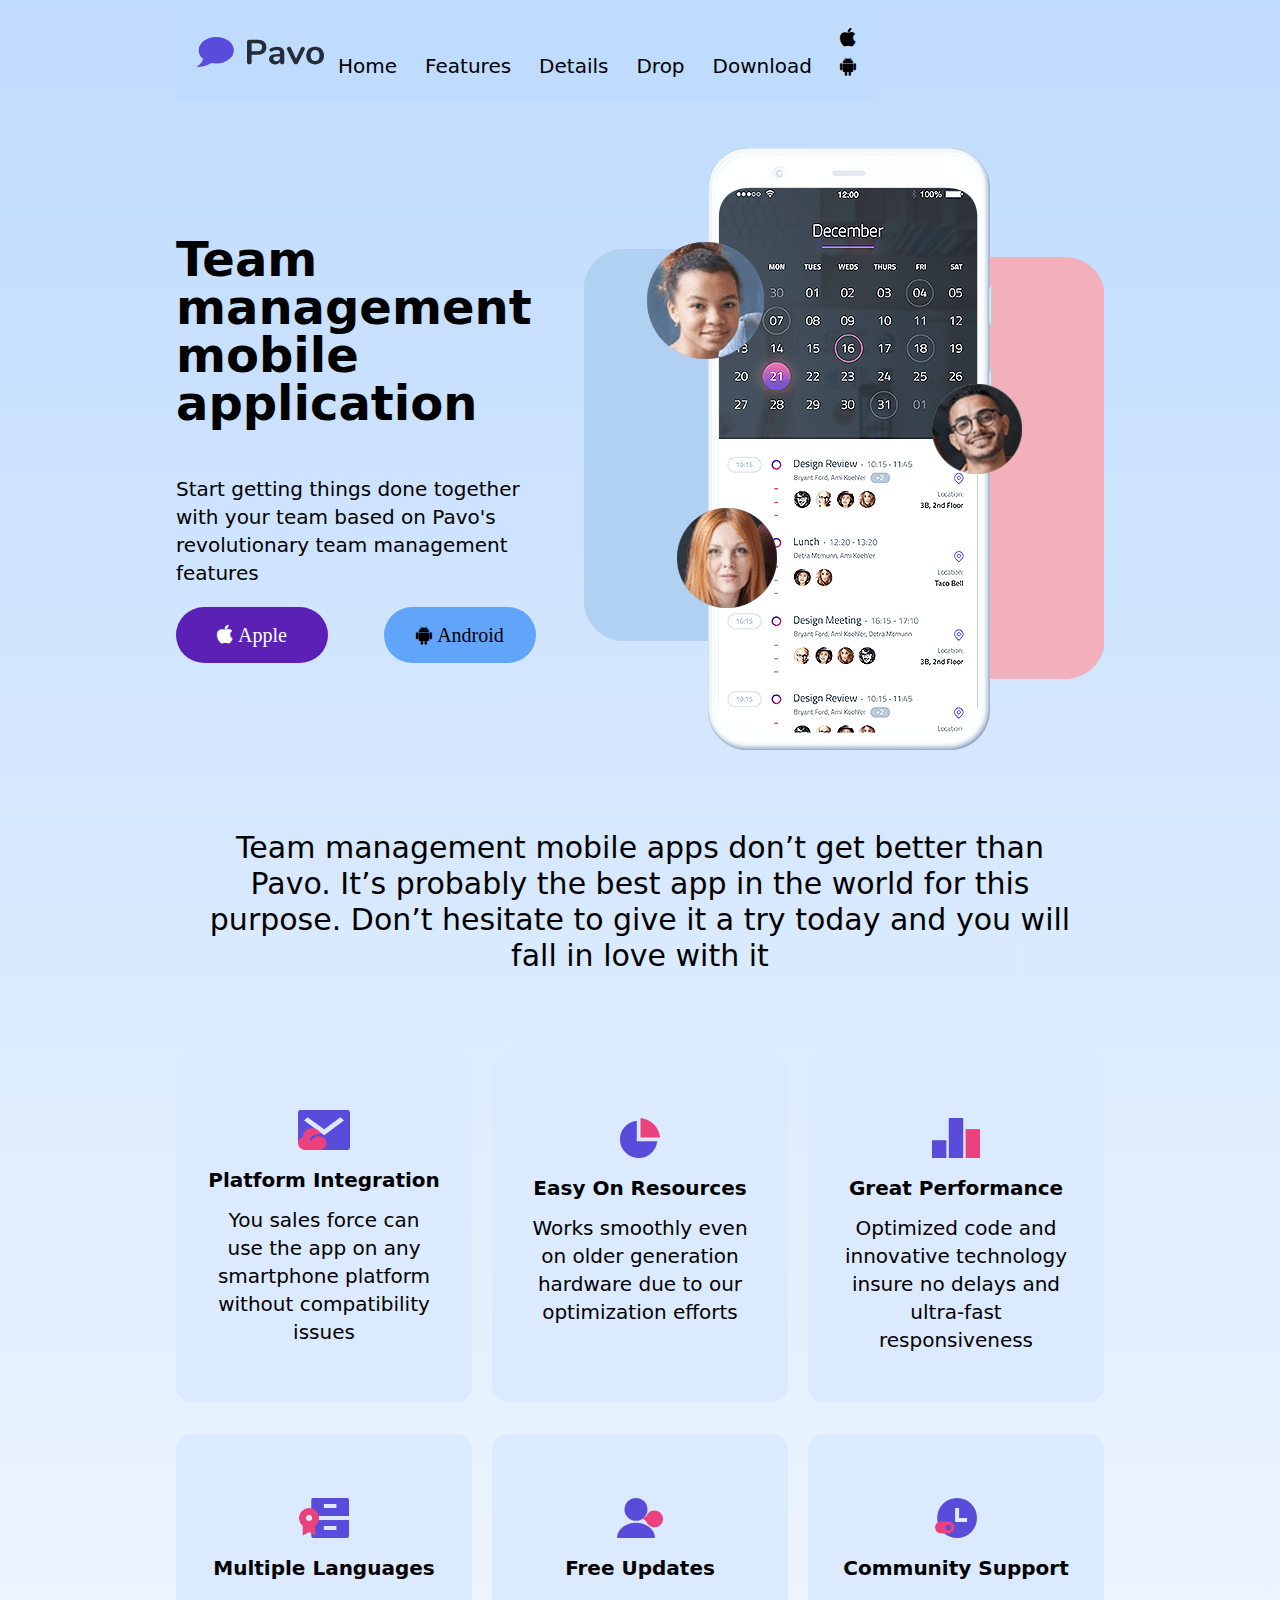
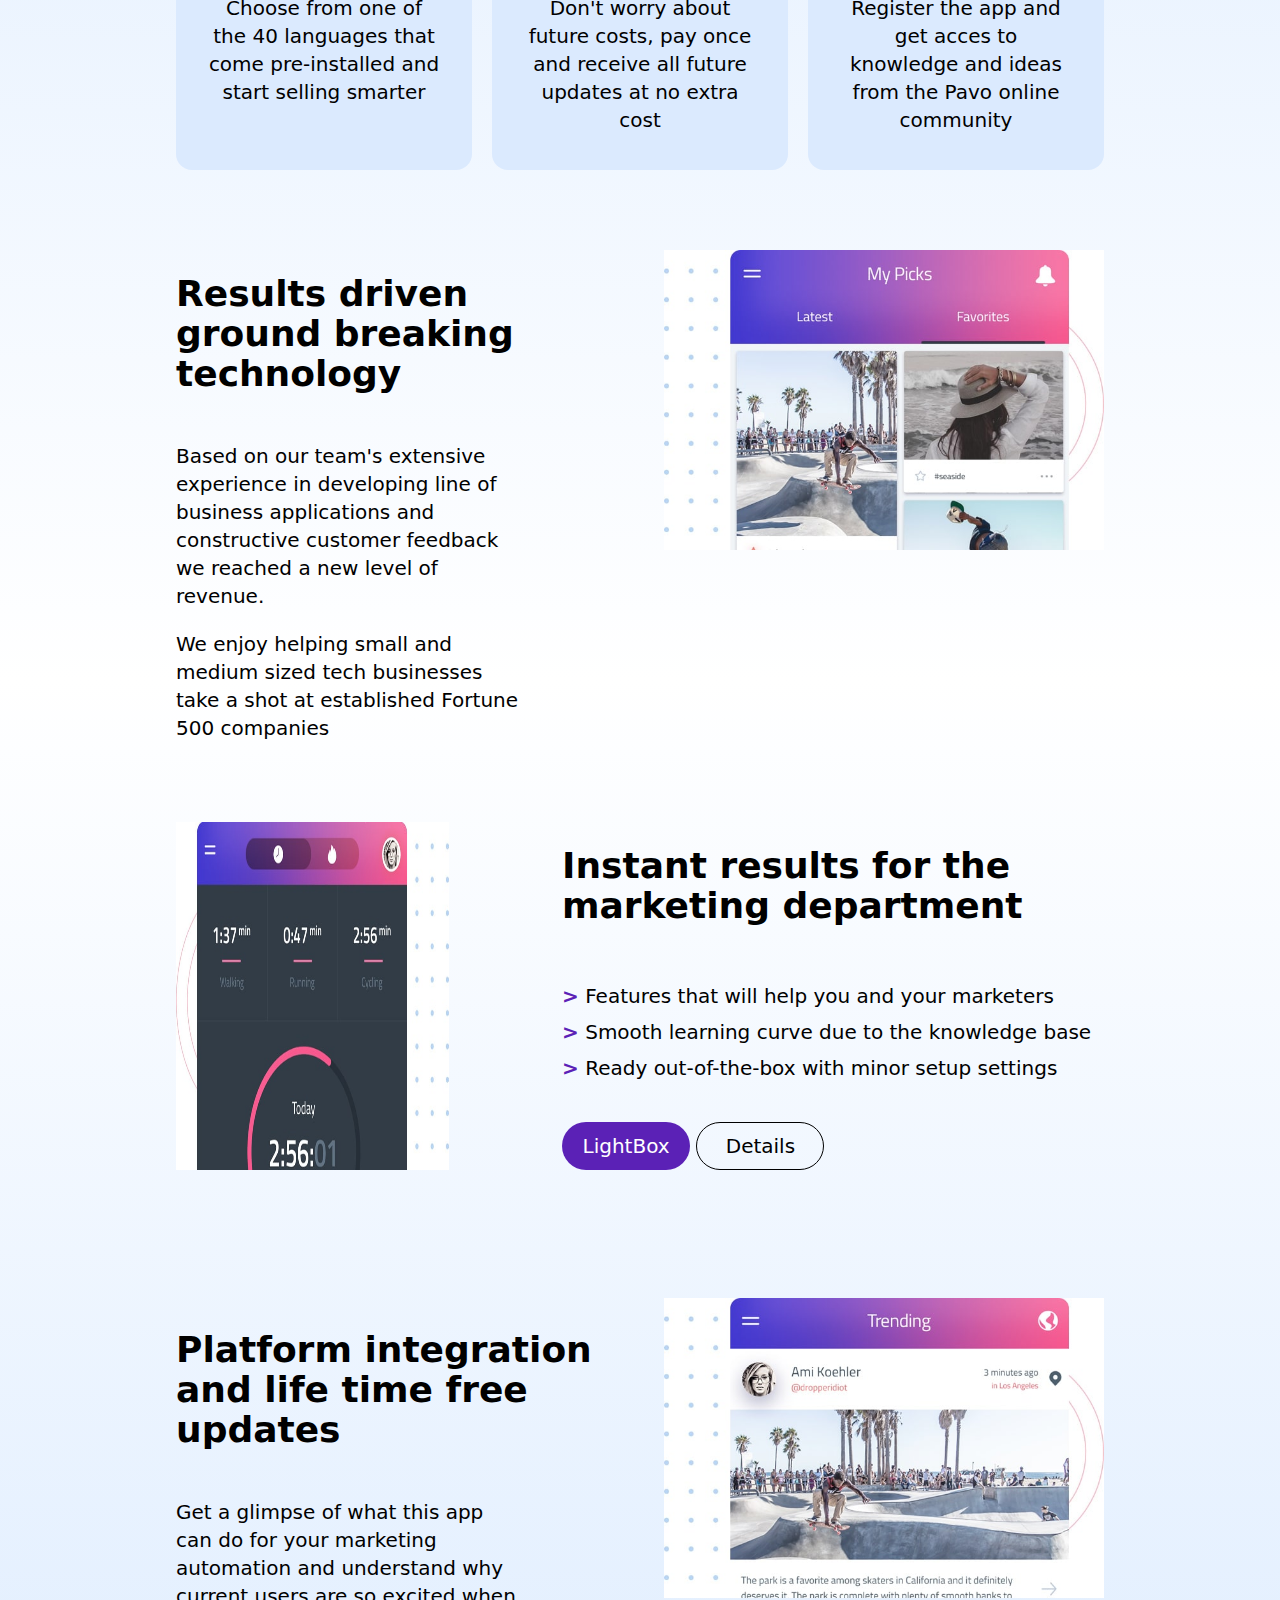
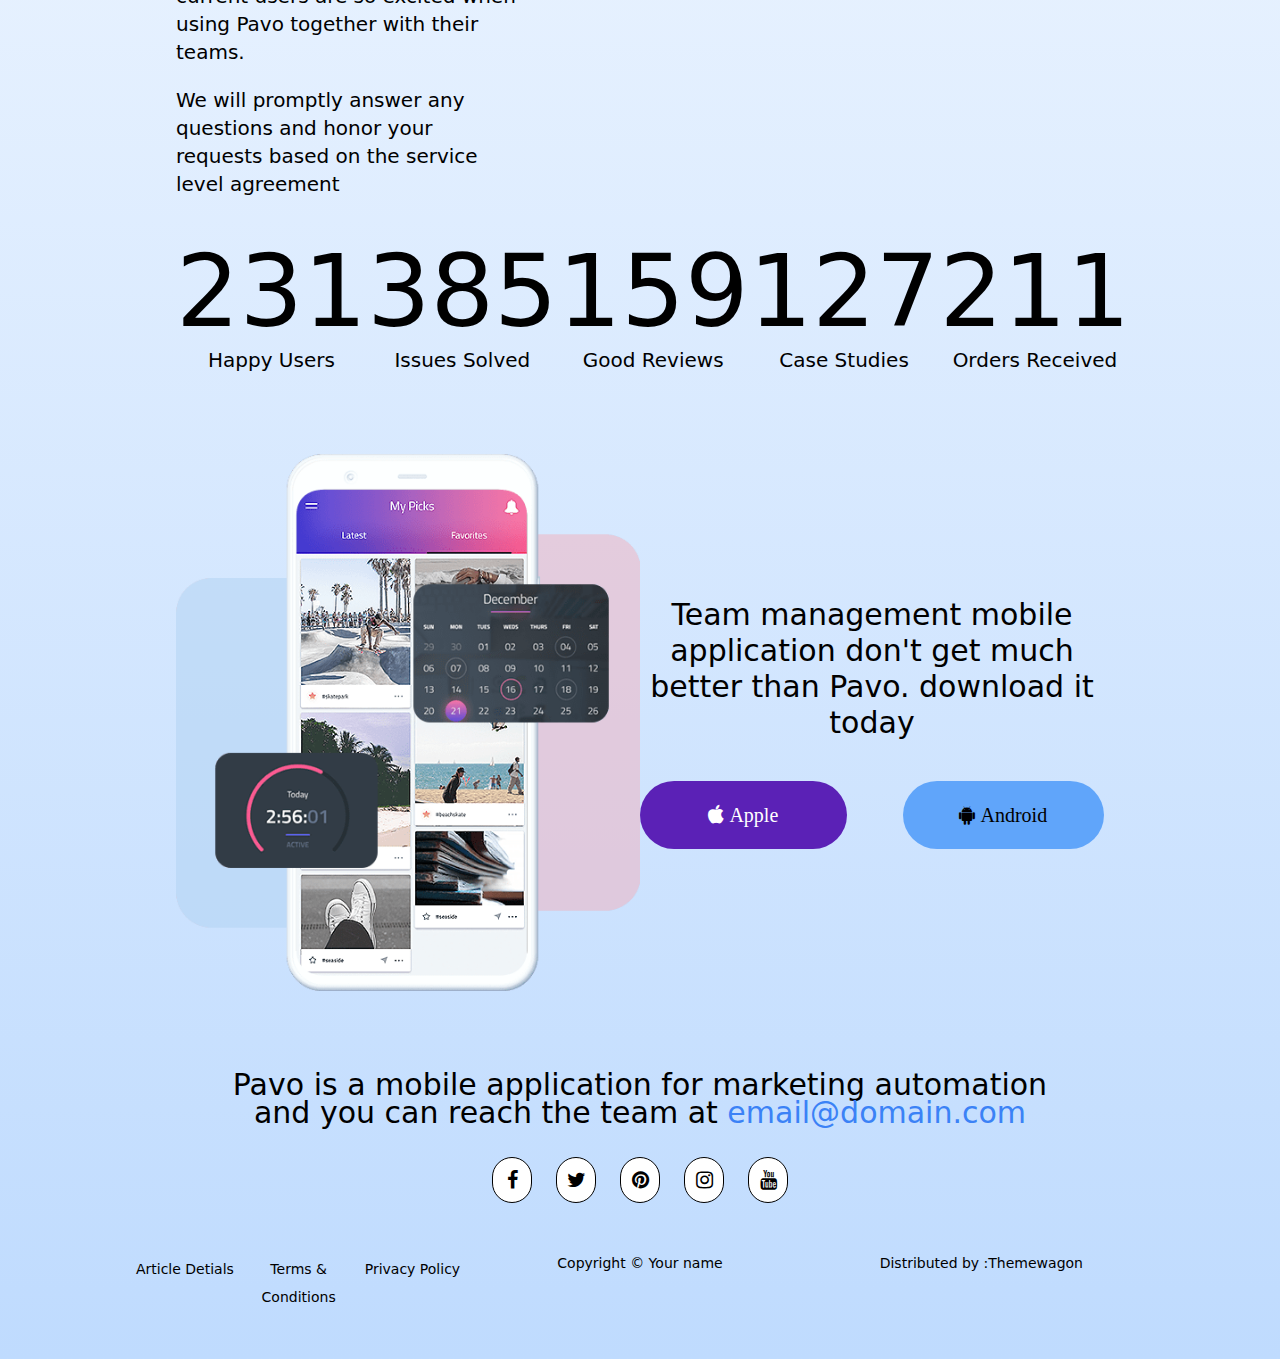
<file: PavoWebsite/index.html>
<!DOCTYPE html>
<html lang="en">

<head>
    <meta charset="UTF-8">
    <meta name="viewport" content="width=device-width, initial-scale=1.0">
    <title>Pavo Webpage Title</title>
    <style>
        .counter {
            font-size: 2rem; /* Adjust the font size as needed */
        }
    </style>
    <link rel="stylesheet" href="css/style.css">
    <link rel="stylesheet" href="https://cdnjs.cloudflare.com/ajax/libs/font-awesome/4.7.0/css/font-awesome.min.css">
</head>

<body class="min-h-screen bg-white bg-gradient-to-b from-blue-200 via-white to-blue-200 sm:text-sm md:text-lg lg:text-xl">
    <div class="relative my-10 mx-44">
        <div class="fixed absolute w-9/12 -mt-10">
            <header class="flex items-center p-5 mt-1 -mr-1 bg-blue-200">
                <div class="basis-1/2"><img src="images/logo.svg" alt="logo" class="w-32"></div>
                <div class="basis-1/2">
                    <div class="flex place-items-end gap-7">
                        <a href="">Home</a>
                        <a href="">Features</a>
                        <a href="">Details</a>
                        <a href="">Drop</a>
                        <a href="">Download</a>
                        <div class="-gap-6">
                            <a href="" class="fa">&#xf179;</a>
                            <a href="" class="fa">&#xf17b;</a>
                        </div>
                    </div>
                </div>
            </header>
        </div><br>
        <div class="items-center space-y-20">
            <div class="flex items-center mt-20">
                <div class="mr-12 space-y-5 text-left basis-1/2">
                    <h1 class="text-5xl font-bold text-left pb-7">Team management mobile application</h1>
                    <p class="text-xl text-left">Start getting things done together with your team based
                        on Pavo's revolutionary team management features</p>
                    <div class="flex gap-4 space-x-10">
                        <button class="w-10 text-white rounded-full h-14 bg-violet-800 basis-1/2 focus:bg-violet-600"><a
                                href="" class="fa">&#xf179; Apple</a></button>
                        <button class="w-10 bg-blue-400 rounded-full basis-1/2 focus:bg-blue-500"><a href=""
                                class="fa">&#xf17b; Android</a></button>
                    </div>
                </div>
                <img src="images/header-smartphone.png" alt="Not found" class="h-min basis-1/2"><br>
            </div>
            <div class="space-y-20">
                <p class="mx-6 text-3xl text-center">Team management mobile apps don’t get better than Pavo. It’s
                    probably the best app in the world for this purpose.
                    Don’t hesitate to give it a try today and you will fall in love with it</p>

                <div class="space-y-8">
                    <div class="flex gap-5 justify-evenly">
                        <div class="text-center bg-blue-100 rounded-2xl basis-1/3">
                            <img src="images/features-icon-1.svg" alt="" class="h-10 m-auto my-4 mt-14">
                            <p class="mb-3 text-xl font-bold">Platform Integration</p>
                            <p class="pb-10 my-2 mx-9">You sales force can use the app on any smartphone platform
                                without
                                compatibility issues</p>
                        </div>
                        <div class="text-center bg-blue-100 rounded-2xl basis-1/3 ">
                            <img src="images/features-icon-2.svg" alt="" class="h-10 m-auto my-4 mt-16">
                            <p class="mb-3 text-xl font-bold">Easy On Resources</p>
                            <p class="pb-10 mx-8 my-2">Works smoothly even on older generation hardware due to our
                                optimization
                                efforts</p>
                        </div>
                        <div class="text-center bg-blue-100 rounded-2xl basis-1/3 ">
                            <img src="images/features-icon-3.svg" alt="" class="h-10 m-auto my-4 mt-16">
                            <p class="mb-3 text-xl font-bold">Great Performance</p>
                            <p class="pb-10 mx-8 my-2">Optimized code and innovative technology insure no delays
                                and
                                ultra-fast
                                responsiveness</p>
                        </div>
                    </div>
                    <div class="flex gap-5 justify-evenly">
                        <div class="text-center bg-blue-100 rounded-2xl basis-1/3">
                            <img src="images/features-icon-4.svg" alt="" class="h-10 m-auto my-4 mt-16">
                            <p class="mb-3 text-xl font-bold">Multiple Languages</p>
                            <p class="mx-8 my-2 pb-7">Choose from one of the 40 languages that come pre-installed
                                and
                                start
                                selling smarter</p>
                        </div>
                        <div class="text-center bg-blue-100 rounded-2xl basis-1/3">
                            <img src="images/features-icon-5.svg" alt="" class="h-10 m-auto my-4 mt-16">
                            <p class="mb-3 text-xl font-bold">Free Updates</p>
                            <p class="mx-8 my-2 pb-7">Don't worry about future costs, pay once and receive all
                                future
                                updates at
                                no extra cost</p>
                        </div>
                        <div class="text-center bg-blue-100 rounded-2xl basis-1/3">
                            <img src="images/features-icon-6.svg" alt="" class="h-10 m-auto my-4 mt-16">
                            <p class="mb-3 text-xl font-bold">Community Support</p>
                            <p class="mx-8 my-2 pb-7">Register the app and get acces to knowledge and ideas from
                                the
                                Pavo online
                                community</p>
                        </div>
                    </div>
                </div>
            </div>
            <div class="flex mt-32">
                <div class="mr-12 space-y-5 text-left basis-1/2">
                    <h3 class="mt-6 text-4xl font-bold text-left pb-7">Results driven ground breaking technology
                    </h3>
                    <p class="mr-24 text-left text-1xl">Based on our team's extensive experience in developing line
                        of
                        business applications and constructive customer feedback we reached a new level of revenue.
                    </p>
                    <p class="mr-24 text-left text-1xl">We enjoy helping small and medium sized tech businesses take
                        a shot
                        at established Fortune 500 companies
                    </p>
                </div>
                <div class="flex gap-4 space-x-10 basis-1/2">
                    <img src="images/details-1.jpg" alt="" class="max-h-max w-max">
                </div>
            </div>
            <div class="flex mt-32">
                <div class="basis-1/2 ">
                    <img src="images/details-2.jpg" style="height: 100%;width: 100%;">
                </div>
                <div class="-ml-40 text-left basis-1/2"></div>
                <div>
                    <h3 class="mt-6 text-4xl font-bold text-left pb-7">Instant results for the marketing department
                    </h3><br>
                    <ul class="space-y-2 list-none">
                        <li class="before:content-['>'] before:text-violet-800 before:font-bold"> Features that will
                            help you and your marketers</li>
                        <li class="before:content-['>'] before:text-violet-800 before:font-bold"> Smooth learning
                            curve due to the knowledge base</li>
                        <li class="before:content-['>'] before:text-violet-800 before:font-bold"> Ready
                            out-of-the-box with minor setup settings</li>
                    </ul>
                    <div class="flex mt-10"></div>
                    <button
                        class="w-32 h-12 text-white rounded-full bg-violet-800 focus:bg-white focus:text-black basis-1/2">LightBox</button>
                    <button
                        class="w-32 h-12 border border-black rounded-full focus:bg-blue-500 basis-1/2">Details</button>
                </div>
            </div>
        </div>
    </div>
    </div>
    </div>
    <div class="my-20 mx-44">
        <div class="flex mt-32">
            <div class="mr-12 space-y-5 text-left basis-1/2">
                <h3 class="mt-8 text-4xl font-bold text-left pb-7">Platform integration and life time free updates
                </h3>
                <p class="mr-24 text-left text-1xl">Get a glimpse of what this app can do for your marketing automation
                    and understand why current users are so excited when using Pavo together with their teams. </p>
                <p class="mr-24 text-left text-1xl">We will promptly answer any questions and honor your requests based
                    on the service level agreement
                </p>
            </div>
            <div class="flex gap-4 space-x-10 basis-1/2">
                <img src="images/details-3.jpg" alt="" class="max-h-max w-max">
            </div>
        </div>
    </div>
    <div class="flex my-20 text-center mx-44">
        <div class="basis-1/5 ">
            <div class="text-[100px] mb-10">231</div>
            <div class="text-1xl">Happy Users</div>
        </div>
        <div class="basis-1/5 ">
            <div class="text-[100px] mb-10">385</div>
            <div class="text-1xl">Issues Solved</div>
        </div>
        <div class="basis-1/5 ">
            <div class="text-[100px] mb-10">159</div>
            <div class="text-1xl">Good Reviews</div>
        </div>
        <div class="basis-1/5 ">
            <div class="text-[100px] mb-10">127</div>
            <div class="text-1xl">Case Studies</div>
        </div>
        <div class="basis-1/5">
            <div class="text-[100px] mb-10">211</div>
            <div class="text-1xl">Orders Received</div>
        </div>      
     </div>
     <div class="my-20 mx-44">
        <div class="flex items-center">
            <div class="basis-1/2">
                <img src="images/conclusion-smartphone.png" alt="">
            </div>
            
            <div class="space-y-10 text-center basis-1/2">
                <div><h1 class="text-3xl">Team management mobile application don't get much better than Pavo. download it today</h1></div>
                <div class="flex gap-4 space-x-10">
                    <button class="p-5 text-white rounded-full bg-violet-800 basis-1/2 focus:bg-violet-600"><a
                            href="" class="fa">&#xf179; Apple</a></button>
                    <button class="bg-blue-400 rounded-full basis-1/2 focus:bg-blue-500"><a href=""
                            class="fa">&#xf17b; Android</a></button>
                </div>
            </div>
         </div>
     </div>
     <footer class="text-center ">
        <h1 class="text-[30px] w-[65%] m-auto">Pavo is a mobile application for marketing automation and
             you can reach the team at <a href="mailto:emial@domain.com" class="text-blue-500">email@domain.com</a></h1>
        <div class="flex justify-center gap-6 my-[30px]">
            <a href="#" class="border bg-white fa fa-facebook w-[40px]  py-3 border-black rounded-full hover:bg-red-500 "></a>
            <a href="#" class="border  bg-white fa fa-twitter w-[40px] py-3 border-black rounded-full hover:bg-red-500 "></a>
            <a href="#" class=" border  bg-white fa fa-pinterest  w-[40px] py-3 border-black rounded-full hover:bg-red-500 "></a>
            <a href="#" class=" border  bg-white fa fa-instagram w-[40px] py-3 border-black rounded-full hover:bg-red-500"></a>
            <a href="#" class="border  bg-white fa fa-youtube w-[40px] py-3 border-black rounded-full hover:bg-red-500"></a>
        </div>
        <div class="flex my-[50px] w-[80%] m-auto">
            <div class="flex text-center basis-2/4">
                <div class="basis-1/3"><a href="" class="text-sm">Article Detials</a></div>
                <div class="basis-1/3"><a href="" class="text-sm">Terms & Conditions</a></div>
                <div class="basis-1/3"><a href="" class="text-sm">Privacy Policy</a></div>
            </div>
            <div class="text-sm basis-1/2">Copyright © Your name</div>
            <div class="text-sm basis-1/2">Distributed by :Themewagon</div>
        </div>
     </footer>
</body>

</html>
</file>
<file: PavoWebsite/css/style.css>
*, ::before, ::after {
  --tw-border-spacing-x: 0;
  --tw-border-spacing-y: 0;
  --tw-translate-x: 0;
  --tw-translate-y: 0;
  --tw-rotate: 0;
  --tw-skew-x: 0;
  --tw-skew-y: 0;
  --tw-scale-x: 1;
  --tw-scale-y: 1;
  --tw-pan-x:  ;
  --tw-pan-y:  ;
  --tw-pinch-zoom:  ;
  --tw-scroll-snap-strictness: proximity;
  --tw-gradient-from-position:  ;
  --tw-gradient-via-position:  ;
  --tw-gradient-to-position:  ;
  --tw-ordinal:  ;
  --tw-slashed-zero:  ;
  --tw-numeric-figure:  ;
  --tw-numeric-spacing:  ;
  --tw-numeric-fraction:  ;
  --tw-ring-inset:  ;
  --tw-ring-offset-width: 0px;
  --tw-ring-offset-color: #fff;
  --tw-ring-color: rgb(59 130 246 / 0.5);
  --tw-ring-offset-shadow: 0 0 #0000;
  --tw-ring-shadow: 0 0 #0000;
  --tw-shadow: 0 0 #0000;
  --tw-shadow-colored: 0 0 #0000;
  --tw-blur:  ;
  --tw-brightness:  ;
  --tw-contrast:  ;
  --tw-grayscale:  ;
  --tw-hue-rotate:  ;
  --tw-invert:  ;
  --tw-saturate:  ;
  --tw-sepia:  ;
  --tw-drop-shadow:  ;
  --tw-backdrop-blur:  ;
  --tw-backdrop-brightness:  ;
  --tw-backdrop-contrast:  ;
  --tw-backdrop-grayscale:  ;
  --tw-backdrop-hue-rotate:  ;
  --tw-backdrop-invert:  ;
  --tw-backdrop-opacity:  ;
  --tw-backdrop-saturate:  ;
  --tw-backdrop-sepia:  ;
  --tw-contain-size:  ;
  --tw-contain-layout:  ;
  --tw-contain-paint:  ;
  --tw-contain-style:  ;
}

::backdrop {
  --tw-border-spacing-x: 0;
  --tw-border-spacing-y: 0;
  --tw-translate-x: 0;
  --tw-translate-y: 0;
  --tw-rotate: 0;
  --tw-skew-x: 0;
  --tw-skew-y: 0;
  --tw-scale-x: 1;
  --tw-scale-y: 1;
  --tw-pan-x:  ;
  --tw-pan-y:  ;
  --tw-pinch-zoom:  ;
  --tw-scroll-snap-strictness: proximity;
  --tw-gradient-from-position:  ;
  --tw-gradient-via-position:  ;
  --tw-gradient-to-position:  ;
  --tw-ordinal:  ;
  --tw-slashed-zero:  ;
  --tw-numeric-figure:  ;
  --tw-numeric-spacing:  ;
  --tw-numeric-fraction:  ;
  --tw-ring-inset:  ;
  --tw-ring-offset-width: 0px;
  --tw-ring-offset-color: #fff;
  --tw-ring-color: rgb(59 130 246 / 0.5);
  --tw-ring-offset-shadow: 0 0 #0000;
  --tw-ring-shadow: 0 0 #0000;
  --tw-shadow: 0 0 #0000;
  --tw-shadow-colored: 0 0 #0000;
  --tw-blur:  ;
  --tw-brightness:  ;
  --tw-contrast:  ;
  --tw-grayscale:  ;
  --tw-hue-rotate:  ;
  --tw-invert:  ;
  --tw-saturate:  ;
  --tw-sepia:  ;
  --tw-drop-shadow:  ;
  --tw-backdrop-blur:  ;
  --tw-backdrop-brightness:  ;
  --tw-backdrop-contrast:  ;
  --tw-backdrop-grayscale:  ;
  --tw-backdrop-hue-rotate:  ;
  --tw-backdrop-invert:  ;
  --tw-backdrop-opacity:  ;
  --tw-backdrop-saturate:  ;
  --tw-backdrop-sepia:  ;
  --tw-contain-size:  ;
  --tw-contain-layout:  ;
  --tw-contain-paint:  ;
  --tw-contain-style:  ;
}

/*
! tailwindcss v3.4.13 | MIT License | https://tailwindcss.com
*/

/*
1. Prevent padding and border from affecting element width. (https://github.com/mozdevs/cssremedy/issues/4)
2. Allow adding a border to an element by just adding a border-width. (https://github.com/tailwindcss/tailwindcss/pull/116)
*/

*,
::before,
::after {
  box-sizing: border-box;
  /* 1 */
  border-width: 0;
  /* 2 */
  border-style: solid;
  /* 2 */
  border-color: #e5e7eb;
  /* 2 */
}

::before,
::after {
  --tw-content: '';
}

/*
1. Use a consistent sensible line-height in all browsers.
2. Prevent adjustments of font size after orientation changes in iOS.
3. Use a more readable tab size.
4. Use the user's configured `sans` font-family by default.
5. Use the user's configured `sans` font-feature-settings by default.
6. Use the user's configured `sans` font-variation-settings by default.
7. Disable tap highlights on iOS
*/

html,
:host {
  line-height: 1.5;
  /* 1 */
  -webkit-text-size-adjust: 100%;
  /* 2 */
  -moz-tab-size: 4;
  /* 3 */
  -o-tab-size: 4;
     tab-size: 4;
  /* 3 */
  font-family: ui-sans-serif, system-ui, sans-serif, "Apple Color Emoji", "Segoe UI Emoji", "Segoe UI Symbol", "Noto Color Emoji";
  /* 4 */
  font-feature-settings: normal;
  /* 5 */
  font-variation-settings: normal;
  /* 6 */
  -webkit-tap-highlight-color: transparent;
  /* 7 */
}

/*
1. Remove the margin in all browsers.
2. Inherit line-height from `html` so users can set them as a class directly on the `html` element.
*/

body {
  margin: 0;
  /* 1 */
  line-height: inherit;
  /* 2 */
}

/*
1. Add the correct height in Firefox.
2. Correct the inheritance of border color in Firefox. (https://bugzilla.mozilla.org/show_bug.cgi?id=190655)
3. Ensure horizontal rules are visible by default.
*/

hr {
  height: 0;
  /* 1 */
  color: inherit;
  /* 2 */
  border-top-width: 1px;
  /* 3 */
}

/*
Add the correct text decoration in Chrome, Edge, and Safari.
*/

abbr:where([title]) {
  -webkit-text-decoration: underline dotted;
          text-decoration: underline dotted;
}

/*
Remove the default font size and weight for headings.
*/

h1,
h2,
h3,
h4,
h5,
h6 {
  font-size: inherit;
  font-weight: inherit;
}

/*
Reset links to optimize for opt-in styling instead of opt-out.
*/

a {
  color: inherit;
  text-decoration: inherit;
}

/*
Add the correct font weight in Edge and Safari.
*/

b,
strong {
  font-weight: bolder;
}

/*
1. Use the user's configured `mono` font-family by default.
2. Use the user's configured `mono` font-feature-settings by default.
3. Use the user's configured `mono` font-variation-settings by default.
4. Correct the odd `em` font sizing in all browsers.
*/

code,
kbd,
samp,
pre {
  font-family: ui-monospace, SFMono-Regular, Menlo, Monaco, Consolas, "Liberation Mono", "Courier New", monospace;
  /* 1 */
  font-feature-settings: normal;
  /* 2 */
  font-variation-settings: normal;
  /* 3 */
  font-size: 1em;
  /* 4 */
}

/*
Add the correct font size in all browsers.
*/

small {
  font-size: 80%;
}

/*
Prevent `sub` and `sup` elements from affecting the line height in all browsers.
*/

sub,
sup {
  font-size: 75%;
  line-height: 0;
  position: relative;
  vertical-align: baseline;
}

sub {
  bottom: -0.25em;
}

sup {
  top: -0.5em;
}

/*
1. Remove text indentation from table contents in Chrome and Safari. (https://bugs.chromium.org/p/chromium/issues/detail?id=999088, https://bugs.webkit.org/show_bug.cgi?id=201297)
2. Correct table border color inheritance in all Chrome and Safari. (https://bugs.chromium.org/p/chromium/issues/detail?id=935729, https://bugs.webkit.org/show_bug.cgi?id=195016)
3. Remove gaps between table borders by default.
*/

table {
  text-indent: 0;
  /* 1 */
  border-color: inherit;
  /* 2 */
  border-collapse: collapse;
  /* 3 */
}

/*
1. Change the font styles in all browsers.
2. Remove the margin in Firefox and Safari.
3. Remove default padding in all browsers.
*/

button,
input,
optgroup,
select,
textarea {
  font-family: inherit;
  /* 1 */
  font-feature-settings: inherit;
  /* 1 */
  font-variation-settings: inherit;
  /* 1 */
  font-size: 100%;
  /* 1 */
  font-weight: inherit;
  /* 1 */
  line-height: inherit;
  /* 1 */
  letter-spacing: inherit;
  /* 1 */
  color: inherit;
  /* 1 */
  margin: 0;
  /* 2 */
  padding: 0;
  /* 3 */
}

/*
Remove the inheritance of text transform in Edge and Firefox.
*/

button,
select {
  text-transform: none;
}

/*
1. Correct the inability to style clickable types in iOS and Safari.
2. Remove default button styles.
*/

button,
input:where([type='button']),
input:where([type='reset']),
input:where([type='submit']) {
  -webkit-appearance: button;
  /* 1 */
  background-color: transparent;
  /* 2 */
  background-image: none;
  /* 2 */
}

/*
Use the modern Firefox focus style for all focusable elements.
*/

:-moz-focusring {
  outline: auto;
}

/*
Remove the additional `:invalid` styles in Firefox. (https://github.com/mozilla/gecko-dev/blob/2f9eacd9d3d995c937b4251a5557d95d494c9be1/layout/style/res/forms.css#L728-L737)
*/

:-moz-ui-invalid {
  box-shadow: none;
}

/*
Add the correct vertical alignment in Chrome and Firefox.
*/

progress {
  vertical-align: baseline;
}

/*
Correct the cursor style of increment and decrement buttons in Safari.
*/

::-webkit-inner-spin-button,
::-webkit-outer-spin-button {
  height: auto;
}

/*
1. Correct the odd appearance in Chrome and Safari.
2. Correct the outline style in Safari.
*/

[type='search'] {
  -webkit-appearance: textfield;
  /* 1 */
  outline-offset: -2px;
  /* 2 */
}

/*
Remove the inner padding in Chrome and Safari on macOS.
*/

::-webkit-search-decoration {
  -webkit-appearance: none;
}

/*
1. Correct the inability to style clickable types in iOS and Safari.
2. Change font properties to `inherit` in Safari.
*/

::-webkit-file-upload-button {
  -webkit-appearance: button;
  /* 1 */
  font: inherit;
  /* 2 */
}

/*
Add the correct display in Chrome and Safari.
*/

summary {
  display: list-item;
}

/*
Removes the default spacing and border for appropriate elements.
*/

blockquote,
dl,
dd,
h1,
h2,
h3,
h4,
h5,
h6,
hr,
figure,
p,
pre {
  margin: 0;
}

fieldset {
  margin: 0;
  padding: 0;
}

legend {
  padding: 0;
}

ol,
ul,
menu {
  list-style: none;
  margin: 0;
  padding: 0;
}

/*
Reset default styling for dialogs.
*/

dialog {
  padding: 0;
}

/*
Prevent resizing textareas horizontally by default.
*/

textarea {
  resize: vertical;
}

/*
1. Reset the default placeholder opacity in Firefox. (https://github.com/tailwindlabs/tailwindcss/issues/3300)
2. Set the default placeholder color to the user's configured gray 400 color.
*/

input::-moz-placeholder, textarea::-moz-placeholder {
  opacity: 1;
  /* 1 */
  color: #9ca3af;
  /* 2 */
}

input::placeholder,
textarea::placeholder {
  opacity: 1;
  /* 1 */
  color: #9ca3af;
  /* 2 */
}

/*
Set the default cursor for buttons.
*/

button,
[role="button"] {
  cursor: pointer;
}

/*
Make sure disabled buttons don't get the pointer cursor.
*/

:disabled {
  cursor: default;
}

/*
1. Make replaced elements `display: block` by default. (https://github.com/mozdevs/cssremedy/issues/14)
2. Add `vertical-align: middle` to align replaced elements more sensibly by default. (https://github.com/jensimmons/cssremedy/issues/14#issuecomment-634934210)
   This can trigger a poorly considered lint error in some tools but is included by design.
*/

img,
svg,
video,
canvas,
audio,
iframe,
embed,
object {
  display: block;
  /* 1 */
  vertical-align: middle;
  /* 2 */
}

/*
Constrain images and videos to the parent width and preserve their intrinsic aspect ratio. (https://github.com/mozdevs/cssremedy/issues/14)
*/

img,
video {
  max-width: 100%;
  height: auto;
}

/* Make elements with the HTML hidden attribute stay hidden by default */

[hidden] {
  display: none;
}

.fixed {
  position: fixed;
}

.absolute {
  position: absolute;
}

.relative {
  position: relative;
}

.left-1\/2 {
  left: 50%;
}

.left-1\/4 {
  left: 25%;
}

.left-1\.5 {
  left: 0.375rem;
}

.left-3\.5 {
  left: 0.875rem;
}

.left-20 {
  left: 5rem;
}

.left-28 {
  left: 7rem;
}

.z-50 {
  z-index: 50;
}

.m-10 {
  margin: 2.5rem;
}

.m-5 {
  margin: 1.25rem;
}

.m-auto {
  margin: auto;
}

.m-\[30px\] {
  margin: 30px;
}

.m-\[300px\] {
  margin: 300px;
}

.m-4 {
  margin: 1rem;
}

.mx-14 {
  margin-left: 3.5rem;
  margin-right: 3.5rem;
}

.mx-44 {
  margin-left: 11rem;
  margin-right: 11rem;
}

.mx-6 {
  margin-left: 1.5rem;
  margin-right: 1.5rem;
}

.mx-8 {
  margin-left: 2rem;
  margin-right: 2rem;
}

.mx-9 {
  margin-left: 2.25rem;
  margin-right: 2.25rem;
}

.mx-\[100px\] {
  margin-left: 100px;
  margin-right: 100px;
}

.mx-auto {
  margin-left: auto;
  margin-right: auto;
}

.my-10 {
  margin-top: 2.5rem;
  margin-bottom: 2.5rem;
}

.my-2 {
  margin-top: 0.5rem;
  margin-bottom: 0.5rem;
}

.my-20 {
  margin-top: 5rem;
  margin-bottom: 5rem;
}

.my-4 {
  margin-top: 1rem;
  margin-bottom: 1rem;
}

.my-8 {
  margin-top: 2rem;
  margin-bottom: 2rem;
}

.my-\[30px\] {
  margin-top: 30px;
  margin-bottom: 30px;
}

.my-\[380px\] {
  margin-top: 380px;
  margin-bottom: 380px;
}

.my-\[50px\] {
  margin-top: 50px;
  margin-bottom: 50px;
}

.my-\[300px\] {
  margin-top: 300px;
  margin-bottom: 300px;
}

.mx-\[300px\] {
  margin-left: 300px;
  margin-right: 300px;
}

.mx-\[30px\] {
  margin-left: 30px;
  margin-right: 30px;
}

.my-32 {
  margin-top: 8rem;
  margin-bottom: 8rem;
}

.mx-\[50px\] {
  margin-left: 50px;
  margin-right: 50px;
}

.mx-10 {
  margin-left: 2.5rem;
  margin-right: 2.5rem;
}

.mx-20 {
  margin-left: 5rem;
  margin-right: 5rem;
}

.-mx-10 {
  margin-left: -2.5rem;
  margin-right: -2.5rem;
}

.mx-16 {
  margin-left: 4rem;
  margin-right: 4rem;
}

.-ml-40 {
  margin-left: -10rem;
}

.-mr-1 {
  margin-right: -0.25rem;
}

.-mt-10 {
  margin-top: -2.5rem;
}

.mb-10 {
  margin-bottom: 2.5rem;
}

.mb-2 {
  margin-bottom: 0.5rem;
}

.mb-20 {
  margin-bottom: 5rem;
}

.mb-3 {
  margin-bottom: 0.75rem;
}

.mr-12 {
  margin-right: 3rem;
}

.mr-24 {
  margin-right: 6rem;
}

.mt-1 {
  margin-top: 0.25rem;
}

.mt-10 {
  margin-top: 2.5rem;
}

.mt-14 {
  margin-top: 3.5rem;
}

.mt-16 {
  margin-top: 4rem;
}

.mt-20 {
  margin-top: 5rem;
}

.mt-32 {
  margin-top: 8rem;
}

.mt-40 {
  margin-top: 10rem;
}

.mt-6 {
  margin-top: 1.5rem;
}

.mt-8 {
  margin-top: 2rem;
}

.mt-\[100px\] {
  margin-top: 100px;
}

.mt-\[380px\] {
  margin-top: 380px;
}

.mb-48 {
  margin-bottom: 12rem;
}

.ml-auto {
  margin-left: auto;
}

.ml-\[w-\[1\/2\]\] {
  margin-left: w-[1/2];
}

.ml-\[w-\[1\/3\]\] {
  margin-left: w-[1/3];
}

.mr-20 {
  margin-right: 5rem;
}

.-mt-5 {
  margin-top: -1.25rem;
}

.-mt-16 {
  margin-top: -4rem;
}

.-mt-20 {
  margin-top: -5rem;
}

.-mt-12 {
  margin-top: -3rem;
}

.mb-40 {
  margin-bottom: 10rem;
}

.mb-12 {
  margin-bottom: 3rem;
}

.mb-7 {
  margin-bottom: 1.75rem;
}

.ml-20 {
  margin-left: 5rem;
}

.-mr-24 {
  margin-right: -6rem;
}

.-mr-32 {
  margin-right: -8rem;
}

.block {
  display: block;
}

.inline-block {
  display: inline-block;
}

.flex {
  display: flex;
}

.hidden {
  display: none;
}

.h-10 {
  height: 2.5rem;
}

.h-12 {
  height: 3rem;
}

.h-14 {
  height: 3.5rem;
}

.h-16 {
  height: 4rem;
}

.h-\[100vh\] {
  height: 100vh;
}

.h-auto {
  height: auto;
}

.h-full {
  height: 100%;
}

.h-min {
  height: -moz-min-content;
  height: min-content;
}

.h-20 {
  height: 5rem;
}

.h-\[200vh\] {
  height: 200vh;
}

.h-2\/6 {
  height: 33.333333%;
}

.h-96 {
  height: 24rem;
}

.h-1\/6 {
  height: 16.666667%;
}

.max-h-max {
  max-height: -moz-max-content;
  max-height: max-content;
}

.min-h-screen {
  min-height: 100vh;
}

.w-10 {
  width: 2.5rem;
}

.w-16 {
  width: 4rem;
}

.w-32 {
  width: 8rem;
}

.w-40 {
  width: 10rem;
}

.w-9\/12 {
  width: 75%;
}

.w-\[100\%\] {
  width: 100%;
}

.w-\[40\%\] {
  width: 40%;
}

.w-\[40px\] {
  width: 40px;
}

.w-\[65\%\] {
  width: 65%;
}

.w-\[80\%\] {
  width: 80%;
}

.w-auto {
  width: auto;
}

.w-full {
  width: 100%;
}

.w-max {
  width: -moz-max-content;
  width: max-content;
}

.w-\[50\%\] {
  width: 50%;
}

.w-\[25\%\] {
  width: 25%;
}

.w-screen {
  width: 100vw;
}

.w-3\/5 {
  width: 60%;
}

.w-1\/12 {
  width: 8.333333%;
}

.w-1\/3 {
  width: 33.333333%;
}

.w-20 {
  width: 5rem;
}

.w-28 {
  width: 7rem;
}

.w-72 {
  width: 18rem;
}

.w-96 {
  width: 24rem;
}

.w-\[130\%\] {
  width: 130%;
}

.w-\[200px\] {
  width: 200px;
}

.w-\[400px\] {
  width: 400px;
}

.w-80 {
  width: 20rem;
}

.w-1\/2 {
  width: 50%;
}

.w-2\/3 {
  width: 66.666667%;
}

.min-w-full {
  min-width: 100%;
}

.max-w-7xl {
  max-width: 80rem;
}

.max-w-full {
  max-width: 100%;
}

.flex-grow {
  flex-grow: 1;
}

.basis-1\/2 {
  flex-basis: 50%;
}

.basis-1\/3 {
  flex-basis: 33.333333%;
}

.basis-1\/5 {
  flex-basis: 20%;
}

.basis-2\/3 {
  flex-basis: 66.666667%;
}

.basis-2\/4 {
  flex-basis: 50%;
}

.basis-3\/4 {
  flex-basis: 75%;
}

.-translate-x-1\/2 {
  --tw-translate-x: -50%;
  transform: translate(var(--tw-translate-x), var(--tw-translate-y)) rotate(var(--tw-rotate)) skewX(var(--tw-skew-x)) skewY(var(--tw-skew-y)) scaleX(var(--tw-scale-x)) scaleY(var(--tw-scale-y));
}

.transform {
  transform: translate(var(--tw-translate-x), var(--tw-translate-y)) rotate(var(--tw-rotate)) skewX(var(--tw-skew-x)) skewY(var(--tw-skew-y)) scaleX(var(--tw-scale-x)) scaleY(var(--tw-scale-y));
}

.list-none {
  list-style-type: none;
}

.flex-row {
  flex-direction: row;
}

.flex-col {
  flex-direction: column;
}

.flex-wrap {
  flex-wrap: wrap;
}

.place-items-end {
  place-items: end;
}

.items-end {
  align-items: flex-end;
}

.items-center {
  align-items: center;
}

.justify-center {
  justify-content: center;
}

.justify-between {
  justify-content: space-between;
}

.justify-evenly {
  justify-content: space-evenly;
}

.gap-10 {
  gap: 2.5rem;
}

.gap-2 {
  gap: 0.5rem;
}

.gap-20 {
  gap: 5rem;
}

.gap-3 {
  gap: 0.75rem;
}

.gap-4 {
  gap: 1rem;
}

.gap-5 {
  gap: 1.25rem;
}

.gap-6 {
  gap: 1.5rem;
}

.gap-7 {
  gap: 1.75rem;
}

.-space-y-3 > :not([hidden]) ~ :not([hidden]) {
  --tw-space-y-reverse: 0;
  margin-top: calc(-0.75rem * calc(1 - var(--tw-space-y-reverse)));
  margin-bottom: calc(-0.75rem * var(--tw-space-y-reverse));
}

.space-x-10 > :not([hidden]) ~ :not([hidden]) {
  --tw-space-x-reverse: 0;
  margin-right: calc(2.5rem * var(--tw-space-x-reverse));
  margin-left: calc(2.5rem * calc(1 - var(--tw-space-x-reverse)));
}

.space-x-4 > :not([hidden]) ~ :not([hidden]) {
  --tw-space-x-reverse: 0;
  margin-right: calc(1rem * var(--tw-space-x-reverse));
  margin-left: calc(1rem * calc(1 - var(--tw-space-x-reverse)));
}

.space-x-8 > :not([hidden]) ~ :not([hidden]) {
  --tw-space-x-reverse: 0;
  margin-right: calc(2rem * var(--tw-space-x-reverse));
  margin-left: calc(2rem * calc(1 - var(--tw-space-x-reverse)));
}

.space-y-10 > :not([hidden]) ~ :not([hidden]) {
  --tw-space-y-reverse: 0;
  margin-top: calc(2.5rem * calc(1 - var(--tw-space-y-reverse)));
  margin-bottom: calc(2.5rem * var(--tw-space-y-reverse));
}

.space-y-2 > :not([hidden]) ~ :not([hidden]) {
  --tw-space-y-reverse: 0;
  margin-top: calc(0.5rem * calc(1 - var(--tw-space-y-reverse)));
  margin-bottom: calc(0.5rem * var(--tw-space-y-reverse));
}

.space-y-20 > :not([hidden]) ~ :not([hidden]) {
  --tw-space-y-reverse: 0;
  margin-top: calc(5rem * calc(1 - var(--tw-space-y-reverse)));
  margin-bottom: calc(5rem * var(--tw-space-y-reverse));
}

.space-y-5 > :not([hidden]) ~ :not([hidden]) {
  --tw-space-y-reverse: 0;
  margin-top: calc(1.25rem * calc(1 - var(--tw-space-y-reverse)));
  margin-bottom: calc(1.25rem * var(--tw-space-y-reverse));
}

.space-y-8 > :not([hidden]) ~ :not([hidden]) {
  --tw-space-y-reverse: 0;
  margin-top: calc(2rem * calc(1 - var(--tw-space-y-reverse)));
  margin-bottom: calc(2rem * var(--tw-space-y-reverse));
}

.overflow-hidden {
  overflow: hidden;
}

.rounded-2xl {
  border-radius: 1rem;
}

.rounded-full {
  border-radius: 9999px;
}

.border {
  border-width: 1px;
}

.border-black {
  --tw-border-opacity: 1;
  border-color: rgb(0 0 0 / var(--tw-border-opacity));
}

.bg-blue-100 {
  --tw-bg-opacity: 1;
  background-color: rgb(219 234 254 / var(--tw-bg-opacity));
}

.bg-blue-200 {
  --tw-bg-opacity: 1;
  background-color: rgb(191 219 254 / var(--tw-bg-opacity));
}

.bg-blue-400 {
  --tw-bg-opacity: 1;
  background-color: rgb(96 165 250 / var(--tw-bg-opacity));
}

.bg-pink-600 {
  --tw-bg-opacity: 1;
  background-color: rgb(219 39 119 / var(--tw-bg-opacity));
}

.bg-violet-500 {
  --tw-bg-opacity: 1;
  background-color: rgb(139 92 246 / var(--tw-bg-opacity));
}

.bg-violet-800 {
  --tw-bg-opacity: 1;
  background-color: rgb(91 33 182 / var(--tw-bg-opacity));
}

.bg-white {
  --tw-bg-opacity: 1;
  background-color: rgb(255 255 255 / var(--tw-bg-opacity));
}

.bg-white\/90 {
  background-color: rgb(255 255 255 / 0.9);
}

.bg-red-400 {
  --tw-bg-opacity: 1;
  background-color: rgb(248 113 113 / var(--tw-bg-opacity));
}

.bg-\[h-\[100vh\]\] {
  background-color: h-[100vh];
}

.bg-gradient-to-b {
  background-image: linear-gradient(to bottom, var(--tw-gradient-stops));
}

.from-blue-200 {
  --tw-gradient-from: #bfdbfe var(--tw-gradient-from-position);
  --tw-gradient-to: rgb(191 219 254 / 0) var(--tw-gradient-to-position);
  --tw-gradient-stops: var(--tw-gradient-from), var(--tw-gradient-to);
}

.via-white {
  --tw-gradient-to: rgb(255 255 255 / 0)  var(--tw-gradient-to-position);
  --tw-gradient-stops: var(--tw-gradient-from), #fff var(--tw-gradient-via-position), var(--tw-gradient-to);
}

.to-blue-200 {
  --tw-gradient-to: #bfdbfe var(--tw-gradient-to-position);
}

.to-white {
  --tw-gradient-to: #fff var(--tw-gradient-to-position);
}

.bg-no-repeat {
  background-repeat: no-repeat;
}

.p-3 {
  padding: 0.75rem;
}

.p-5 {
  padding: 1.25rem;
}

.px-4 {
  padding-left: 1rem;
  padding-right: 1rem;
}

.py-2 {
  padding-top: 0.5rem;
  padding-bottom: 0.5rem;
}

.py-3 {
  padding-top: 0.75rem;
  padding-bottom: 0.75rem;
}

.py-6 {
  padding-top: 1.5rem;
  padding-bottom: 1.5rem;
}

.pb-10 {
  padding-bottom: 2.5rem;
}

.pb-5 {
  padding-bottom: 1.25rem;
}

.pb-60 {
  padding-bottom: 15rem;
}

.pb-7 {
  padding-bottom: 1.75rem;
}

.pt-10 {
  padding-top: 2.5rem;
}

.pt-32 {
  padding-top: 8rem;
}

.pb-20 {
  padding-bottom: 5rem;
}

.text-left {
  text-align: left;
}

.text-center {
  text-align: center;
}

.align-middle {
  vertical-align: middle;
}

.text-2xl {
  font-size: 1.5rem;
  line-height: 2rem;
}

.text-3xl {
  font-size: 1.875rem;
  line-height: 2.25rem;
}

.text-4xl {
  font-size: 2.25rem;
  line-height: 2.5rem;
}

.text-5xl {
  font-size: 3rem;
  line-height: 1;
}

.text-\[100px\] {
  font-size: 100px;
}

.text-\[30px\] {
  font-size: 30px;
}

.text-\[90px\] {
  font-size: 90px;
}

.text-sm {
  font-size: 0.875rem;
  line-height: 1.25rem;
}

.text-xl {
  font-size: 1.25rem;
  line-height: 1.75rem;
}

.font-bold {
  font-weight: 700;
}

.text-black {
  --tw-text-opacity: 1;
  color: rgb(0 0 0 / var(--tw-text-opacity));
}

.text-blue-500 {
  --tw-text-opacity: 1;
  color: rgb(59 130 246 / var(--tw-text-opacity));
}

.text-gray-600 {
  --tw-text-opacity: 1;
  color: rgb(75 85 99 / var(--tw-text-opacity));
}

.text-gray-700 {
  --tw-text-opacity: 1;
  color: rgb(55 65 81 / var(--tw-text-opacity));
}

.text-purple-600 {
  --tw-text-opacity: 1;
  color: rgb(147 51 234 / var(--tw-text-opacity));
}

.text-red-700 {
  --tw-text-opacity: 1;
  color: rgb(185 28 28 / var(--tw-text-opacity));
}

.text-white {
  --tw-text-opacity: 1;
  color: rgb(255 255 255 / var(--tw-text-opacity));
}

.shadow-md {
  --tw-shadow: 0 4px 6px -1px rgb(0 0 0 / 0.1), 0 2px 4px -2px rgb(0 0 0 / 0.1);
  --tw-shadow-colored: 0 4px 6px -1px var(--tw-shadow-color), 0 2px 4px -2px var(--tw-shadow-color);
  box-shadow: var(--tw-ring-offset-shadow, 0 0 #0000), var(--tw-ring-shadow, 0 0 #0000), var(--tw-shadow);
}

.before\:font-bold::before {
  content: var(--tw-content);
  font-weight: 700;
}

.before\:text-violet-800::before {
  content: var(--tw-content);
  --tw-text-opacity: 1;
  color: rgb(91 33 182 / var(--tw-text-opacity));
}

.before\:content-\[\'\>\'\]::before {
  --tw-content: '>';
  content: var(--tw-content);
}

.hover\:bg-gray-100:hover {
  --tw-bg-opacity: 1;
  background-color: rgb(243 244 246 / var(--tw-bg-opacity));
}

.hover\:bg-red-500:hover {
  --tw-bg-opacity: 1;
  background-color: rgb(239 68 68 / var(--tw-bg-opacity));
}

.hover\:bg-blue-700:hover {
  --tw-bg-opacity: 1;
  background-color: rgb(29 78 216 / var(--tw-bg-opacity));
}

.hover\:bg-emerald-500:hover {
  --tw-bg-opacity: 1;
  background-color: rgb(16 185 129 / var(--tw-bg-opacity));
}

.hover\:bg-lime-400:hover {
  --tw-bg-opacity: 1;
  background-color: rgb(163 230 53 / var(--tw-bg-opacity));
}

.hover\:to-blue-500:hover {
  --tw-gradient-to: #3b82f6 var(--tw-gradient-to-position);
}

.hover\:text-gray-900:hover {
  --tw-text-opacity: 1;
  color: rgb(17 24 39 / var(--tw-text-opacity));
}

.focus\:bg-blue-500:focus {
  --tw-bg-opacity: 1;
  background-color: rgb(59 130 246 / var(--tw-bg-opacity));
}

.focus\:bg-violet-600:focus {
  --tw-bg-opacity: 1;
  background-color: rgb(124 58 237 / var(--tw-bg-opacity));
}

.focus\:bg-white:focus {
  --tw-bg-opacity: 1;
  background-color: rgb(255 255 255 / var(--tw-bg-opacity));
}

.focus\:bg-green-400:focus {
  --tw-bg-opacity: 1;
  background-color: rgb(74 222 128 / var(--tw-bg-opacity));
}

.focus\:text-black:focus {
  --tw-text-opacity: 1;
  color: rgb(0 0 0 / var(--tw-text-opacity));
}

.group:hover .group-hover\:block {
  display: block;
}

@media (min-width: 640px) {
  .sm\:mx-10 {
    margin-left: 2.5rem;
    margin-right: 2.5rem;
  }

  .sm\:mx-20 {
    margin-left: 5rem;
    margin-right: 5rem;
  }

  .sm\:mb-10 {
    margin-bottom: 2.5rem;
  }

  .sm\:mr-10 {
    margin-right: 2.5rem;
  }

  .sm\:mt-20 {
    margin-top: 5rem;
  }

  .sm\:mr-20 {
    margin-right: 5rem;
  }

  .sm\:mr-40 {
    margin-right: 10rem;
  }

  .sm\:-mr-24 {
    margin-right: -6rem;
  }

  .sm\:mr-24 {
    margin-right: 6rem;
  }

  .sm\:w-\[80\%\] {
    width: 80%;
  }

  .sm\:w-auto {
    width: auto;
  }

  .sm\:w-96 {
    width: 24rem;
  }

  .sm\:w-\[100\%\] {
    width: 100%;
  }

  .sm\:flex-col {
    flex-direction: column;
  }

  .sm\:px-6 {
    padding-left: 1.5rem;
    padding-right: 1.5rem;
  }

  .sm\:text-sm {
    font-size: 0.875rem;
    line-height: 1.25rem;
  }
}

@media (min-width: 768px) {
  .md\:mx-20 {
    margin-left: 5rem;
    margin-right: 5rem;
  }

  .md\:mx-40 {
    margin-left: 10rem;
    margin-right: 10rem;
  }

  .md\:mb-48 {
    margin-bottom: 12rem;
  }

  .md\:ml-16 {
    margin-left: 4rem;
  }

  .md\:mt-20 {
    margin-top: 5rem;
  }

  .md\:flex {
    display: flex;
  }

  .md\:flex-row {
    flex-direction: row;
  }

  .md\:gap-5 {
    gap: 1.25rem;
  }

  .md\:text-lg {
    font-size: 1.125rem;
    line-height: 1.75rem;
  }
}

@media (min-width: 1024px) {
  .lg\:mx-10 {
    margin-left: 2.5rem;
    margin-right: 2.5rem;
  }

  .lg\:mx-40 {
    margin-left: 10rem;
    margin-right: 10rem;
  }

  .lg\:mx-20 {
    margin-left: 5rem;
    margin-right: 5rem;
  }

  .lg\:-mt-8 {
    margin-top: -2rem;
  }

  .lg\:mr-8 {
    margin-right: 2rem;
  }

  .lg\:mt-0 {
    margin-top: 0px;
  }

  .lg\:mt-16 {
    margin-top: 4rem;
  }

  .lg\:mt-2 {
    margin-top: 0.5rem;
  }

  .lg\:mt-20 {
    margin-top: 5rem;
  }

  .lg\:mt-32 {
    margin-top: 8rem;
  }

  .lg\:w-1\/2 {
    width: 50%;
  }

  .lg\:flex-row {
    flex-direction: row;
  }

  .lg\:items-center {
    align-items: center;
  }

  .lg\:gap-6 {
    gap: 1.5rem;
  }

  .lg\:px-8 {
    padding-left: 2rem;
    padding-right: 2rem;
  }

  .lg\:text-center {
    text-align: center;
  }

  .lg\:text-xl {
    font-size: 1.25rem;
    line-height: 1.75rem;
  }
}

@media (min-width: 1280px) {
  .xl\:m-20 {
    margin: 5rem;
  }

  .xl\:m-auto {
    margin: auto;
  }

  .xl\:mx-10 {
    margin-left: 2.5rem;
    margin-right: 2.5rem;
  }

  .xl\:-mt-8 {
    margin-top: -2rem;
  }

  .xl\:mr-40 {
    margin-right: 10rem;
  }

  .xl\:mr-8 {
    margin-right: 2rem;
  }

  .xl\:mt-10 {
    margin-top: 2.5rem;
  }

  .xl\:mt-2 {
    margin-top: 0.5rem;
  }

  .xl\:mt-20 {
    margin-top: 5rem;
  }

  .xl\:mt-40 {
    margin-top: 10rem;
  }

  .xl\:w-\[30\%\] {
    width: 30%;
  }

  .xl\:w-1\/2 {
    width: 50%;
  }

  .xl\:min-w-full {
    min-width: 100%;
  }

  .xl\:flex-row {
    flex-direction: row;
  }

  .xl\:gap-6 {
    gap: 1.5rem;
  }

  .xl\:will-change-auto {
    will-change: auto;
  }
}
</file>
